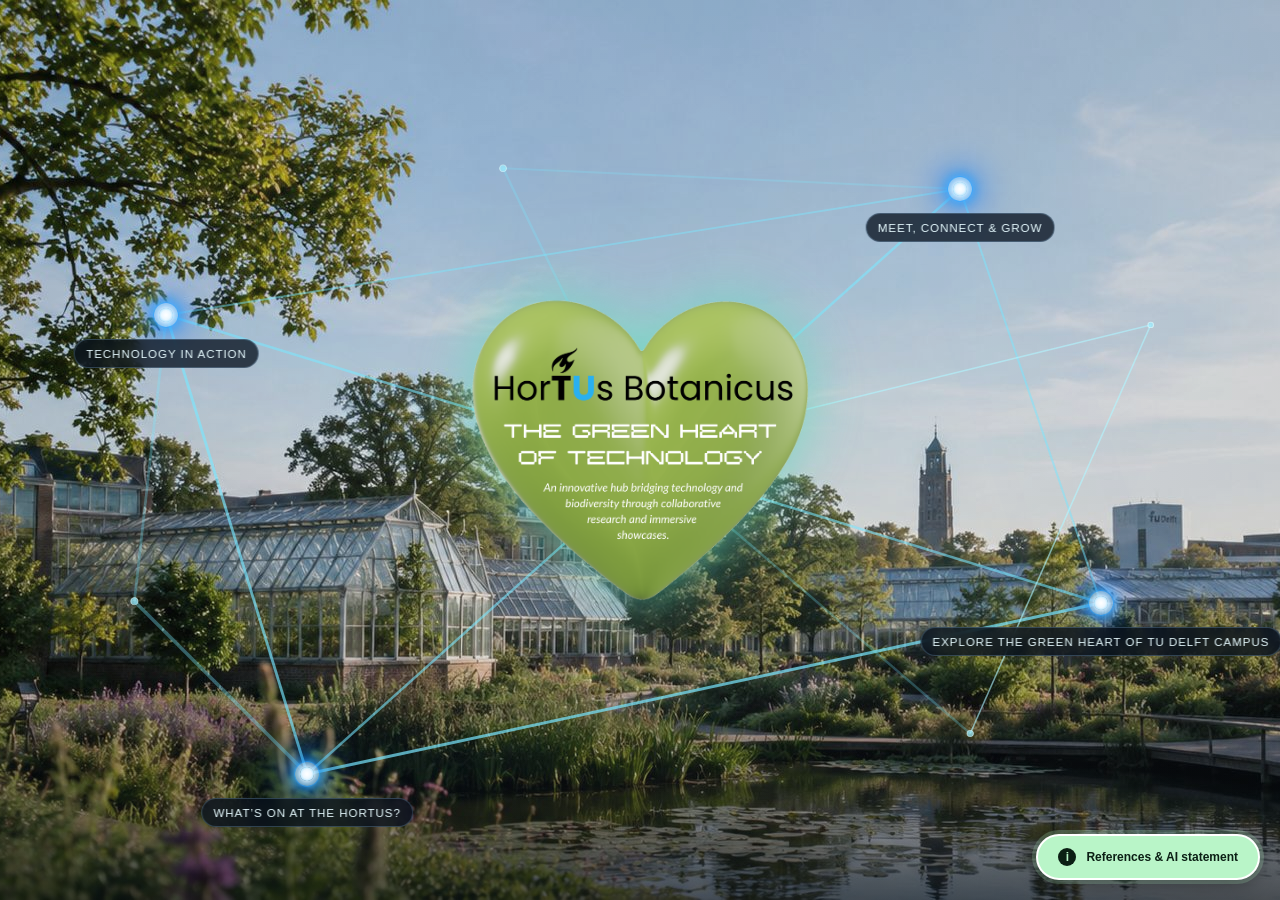
<file: index.html>
<!DOCTYPE html>
<html lang="en">
  <head>
    <meta charset="UTF-8" />
    <meta name="viewport" content="width=device-width, initial-scale=1.0" />
    <meta name="description" content="A fictional 2050 future vision of the TU Delft Hortus Botanicus as The Green Heart of Technology." />
    <title>The Green Heart of Technology</title>
    <link rel="stylesheet" href="style.css" />
    <style>
      /* ---------- References & AI statement ---------- */
      .info-button {
        position: fixed;
        right: 20px;
        bottom: 20px;
        z-index: 1000;
        display: inline-flex;
        align-items: center;
        gap: 10px;
        padding: 12px 20px;
        font-family: inherit;
        font-size: 12px;
        font-weight: 600;
        line-height: 1;
        color: #0b1f14;
        background: #b9f5c8;
        border: 2px solid #ffffff;
        border-radius: 999px;
        box-shadow: 0 4px 18px rgba(0, 0, 0, 0.35), 0 0 0 4px rgba(185, 245, 200, 0.25);
        cursor: pointer;
        transition: transform 0.15s ease, box-shadow 0.15s ease, background 0.15s ease;
      }
      .info-button:hover,
      .info-button:focus-visible {
        background: #d6ffe0;
        transform: translateY(-2px);
        box-shadow: 0 6px 22px rgba(0, 0, 0, 0.45), 0 0 0 5px rgba(185, 245, 200, 0.4);
        outline: none;
      }
      .info-button .info-icon {
        display: inline-flex;
        align-items: center;
        justify-content: center;
        width: 18px;
        height: 18px;
        font-size: 12px;
        font-weight: 700;
        color: #b9f5c8;
        background: #0b1f14;
        border-radius: 50%;
      }

      .info-overlay {
        position: fixed;
        inset: 0;
        z-index: 1100;
        display: none;
        align-items: center;
        justify-content: center;
        padding: 20px;
        background: rgba(5, 12, 9, 0.72);
        backdrop-filter: blur(4px);
      }
      .info-overlay.is-open {
        display: flex;
      }
      .info-modal {
        position: relative;
        width: 100%;
        max-width: 560px;
        max-height: 85vh;
        overflow-y: auto;
        padding: 32px 28px 28px;
        color: #eaf6ee;
        background: #0f261a;
        border: 1px solid rgba(185, 245, 200, 0.45);
        border-radius: 16px;
        box-shadow: 0 20px 60px rgba(0, 0, 0, 0.6);
      }
      .info-modal h2 {
        margin: 0 0 18px;
        font-size: 22px;
        color: #b9f5c8;
      }
      .info-modal h3 {
        margin: 22px 0 8px;
        font-size: 16px;
        letter-spacing: 0.04em;
        text-transform: uppercase;
        color: #b9f5c8;
      }
      .info-modal p,
      .info-modal li {
        margin: 0 0 10px;
        font-size: 15px;
        line-height: 1.6;
      }
      .info-modal ul {
        margin: 0;
        padding-left: 20px;
      }
      .info-modal a {
        color: #ffffff;
        text-decoration: underline;
        word-break: break-all;
      }
      .info-modal a:hover {
        color: #b9f5c8;
      }
      .info-close {
        position: absolute;
        top: 12px;
        right: 12px;
        width: 36px;
        height: 36px;
        font-size: 22px;
        line-height: 1;
        color: #eaf6ee;
        background: transparent;
        border: 1px solid rgba(185, 245, 200, 0.45);
        border-radius: 50%;
        cursor: pointer;
      }
      .info-close:hover,
      .info-close:focus-visible {
        background: rgba(185, 245, 200, 0.2);
        outline: none;
      }

      @media (max-width: 480px) {
        .info-button {
          right: 12px;
          bottom: 12px;
          padding: 11px 16px;
          font-size: 14px;
        }
        .info-modal {
          padding: 28px 20px 22px;
        }
      }
    </style>
  </head>
  <body>
    <div class="stage">
      <div class="background-layer" aria-hidden="true"><div class="background-fallback"></div><img id="backgroundImage" alt="" /></div>
      <div id="world" class="world" aria-live="polite">
        <svg id="buttonConnections" class="button-connections" viewBox="0 0 100 100" preserveAspectRatio="none" aria-hidden="true"></svg>
        <div class="center-node" aria-label="The Green Heart of Technology"><div class="center-fallback" aria-hidden="true"></div><img id="centerImage" alt="The Green Heart of Technology" /></div>
        <div id="thumbnailLayer" class="thumbnail-layer" aria-live="polite"></div>
        <div id="starsLayer" class="stars-layer" aria-label="The Green Heart of Technology star map"></div>
      </div>
      <footer class="site-footer" aria-label="City skyline footer"><div class="footer-image" aria-hidden="true"></div></footer>
    </div>

    <!-- References & AI statement -->
    <button type="button" id="infoButton" class="info-button" aria-haspopup="dialog" aria-controls="infoOverlay">
      <span class="info-icon" aria-hidden="true">i</span>
      References &amp; AI statement
    </button>

    <div id="infoOverlay" class="info-overlay" aria-hidden="true">
      <div class="info-modal" role="dialog" aria-modal="true" aria-labelledby="infoTitle">
        <button type="button" id="infoClose" class="info-close" aria-label="Close">&times;</button>
        <h2 id="infoTitle">References &amp; AI statement</h2>

        <h3>References</h3>
        <ul>
          <li>
            <p>Hortus botanicus. (n.d.). TU Delft. <a href="https://www.tudelft.nl/hortus-botanicus" target="_blank" rel="noopener noreferrer">https://www.tudelft.nl/hortus-botanicus</a></p>
          </li>
        </ul>

        <h3>AI statement</h3>
        <p>
          We used generative AI from ChatGPT (OpenAI) and Claude (Anthropic) to make visuals (to give a futuristic impression), to write code and to improve text that we first wrote ourselves.<br>
          Prompts included "Can you make a realistic image of ...", "Can you write an HTML, CSS, and JS code to make the following functionality:...", "Can you improve the following text on grammar and structuring:..."
        </p>
      </div>
    </div>

    <script src="images.js"></script><script src="script.js"></script>
    <script>
      (function () {
        var button = document.getElementById("infoButton");
        var overlay = document.getElementById("infoOverlay");
        var closeBtn = document.getElementById("infoClose");

        function openInfo() {
          overlay.classList.add("is-open");
          overlay.setAttribute("aria-hidden", "false");
          closeBtn.focus();
        }
        function closeInfo() {
          overlay.classList.remove("is-open");
          overlay.setAttribute("aria-hidden", "true");
          button.focus();
        }

        button.addEventListener("click", openInfo);
        closeBtn.addEventListener("click", closeInfo);
        overlay.addEventListener("click", function (e) {
          if (e.target === overlay) closeInfo();
        });
        document.addEventListener("keydown", function (e) {
          if (e.key === "Escape" && overlay.classList.contains("is-open")) closeInfo();
        });
      })();
    </script>
  </body>
</html>
</file>
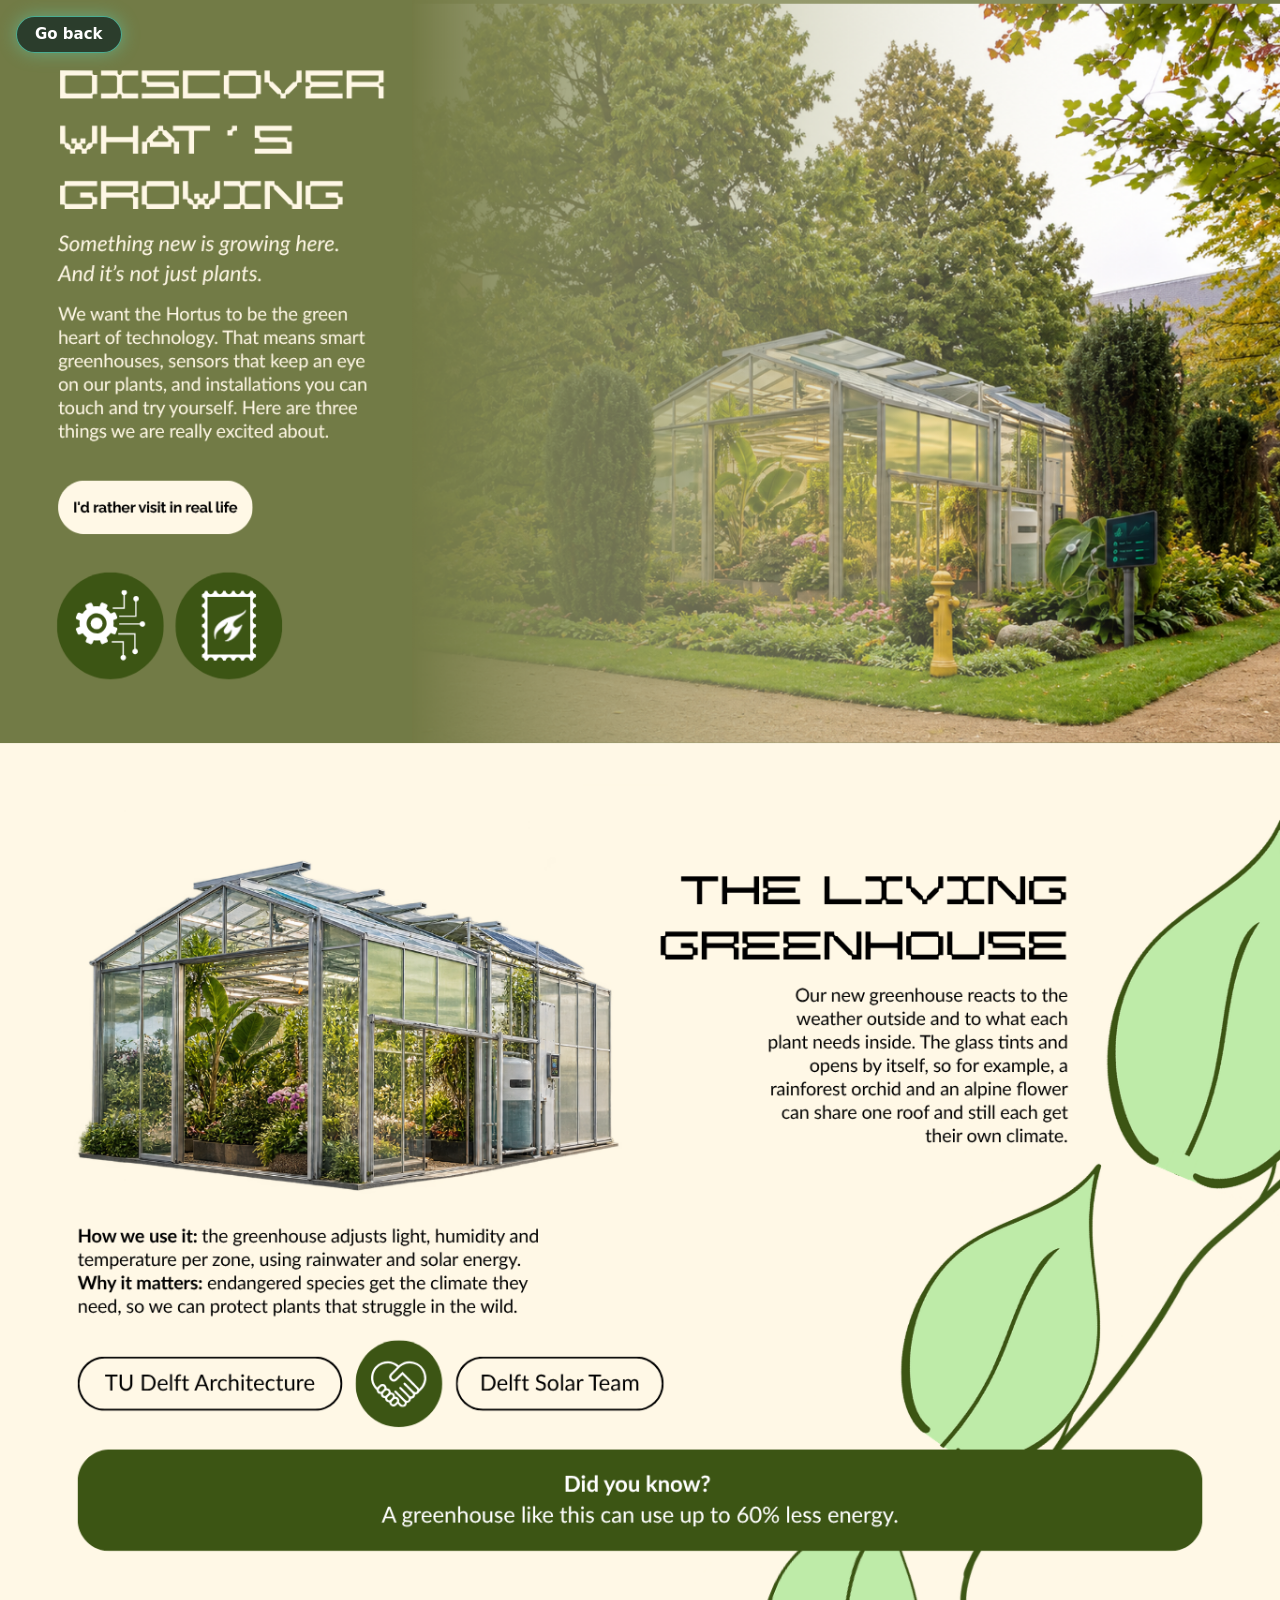
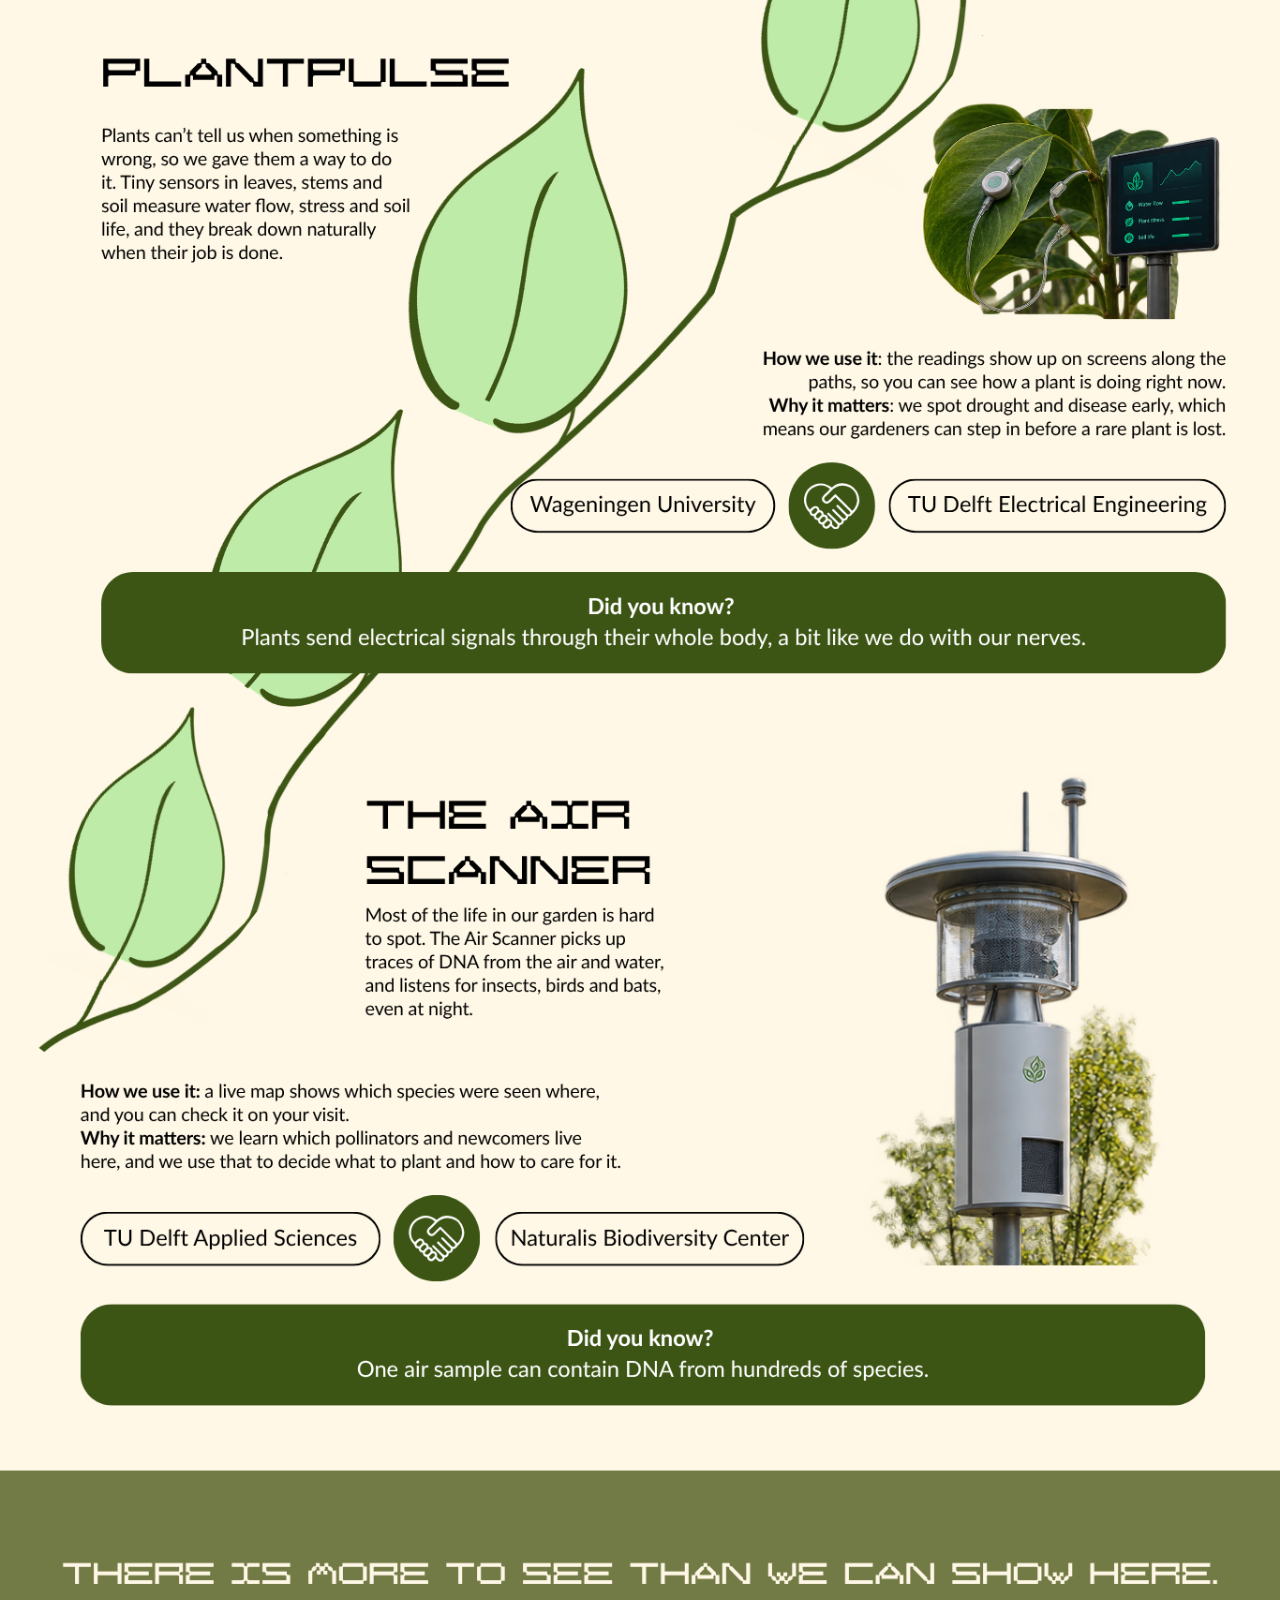
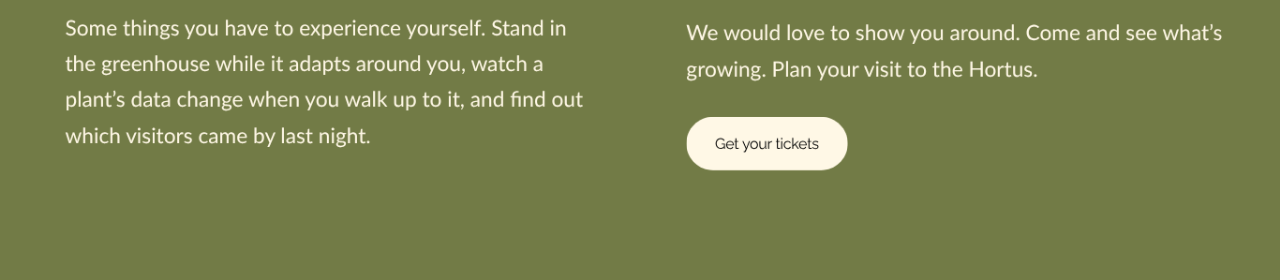
<file: discover.html>
<!DOCTYPE html>
<html lang="en">
<head>
  <meta charset="UTF-8">
  <meta name="viewport" content="width=device-width, initial-scale=1.0">
  <title>Discover what's growing</title>
  <style>
    html, body {
      margin: 0;
      padding: 0;
    }

    img {
      display: block;   /* removes the small gap under inline images */
      width: 100%;      /* fills the page from left to right */
      height: auto;     /* keeps the aspect ratio, so page height = image height */
    }
  </style>
</head>

<body>
  <img src="./discover.png" alt="Discover what's growing Page Won't Load">

  <script>
    (function addBackButton() {
      const button = document.createElement('button');
      button.type = 'button';
      button.id = 'goBackButton';
      button.textContent = 'Go back';

      Object.assign(button.style, {
        position: 'fixed',
        top: '16px',
        left: '16px',
        zIndex: '9999',
        padding: '10px 18px',
        font: '600 15px/1 system-ui, sans-serif',
        color: '#fff',
        background: 'rgba(20, 40, 36, .75)',
        border: '1px solid rgba(90, 220, 188, .7)',
        borderRadius: '999px',
        cursor: 'pointer',
        backdropFilter: 'blur(6px)',
        boxShadow: '0 0 18px rgba(90, 220, 188, .45)'
      });

      button.addEventListener('mouseenter', () => { button.style.background = 'rgba(40, 90, 78, .85)'; });
      button.addEventListener('mouseleave', () => { button.style.background = 'rgba(20, 40, 36, .75)'; });

      button.addEventListener('click', () => {
        // If the visitor came from a page on this site, go back to it.
        // Otherwise (direct link, new tab) fall back to the start page.
        if (document.referrer && new URL(document.referrer).origin === location.origin) {
          history.back();
        } else {
          window.location.href = 'index.html'; // change to the file name of your main page
        }
      });

      document.body.append(button);
    })();
  </script>
</body>
</html>
</file>
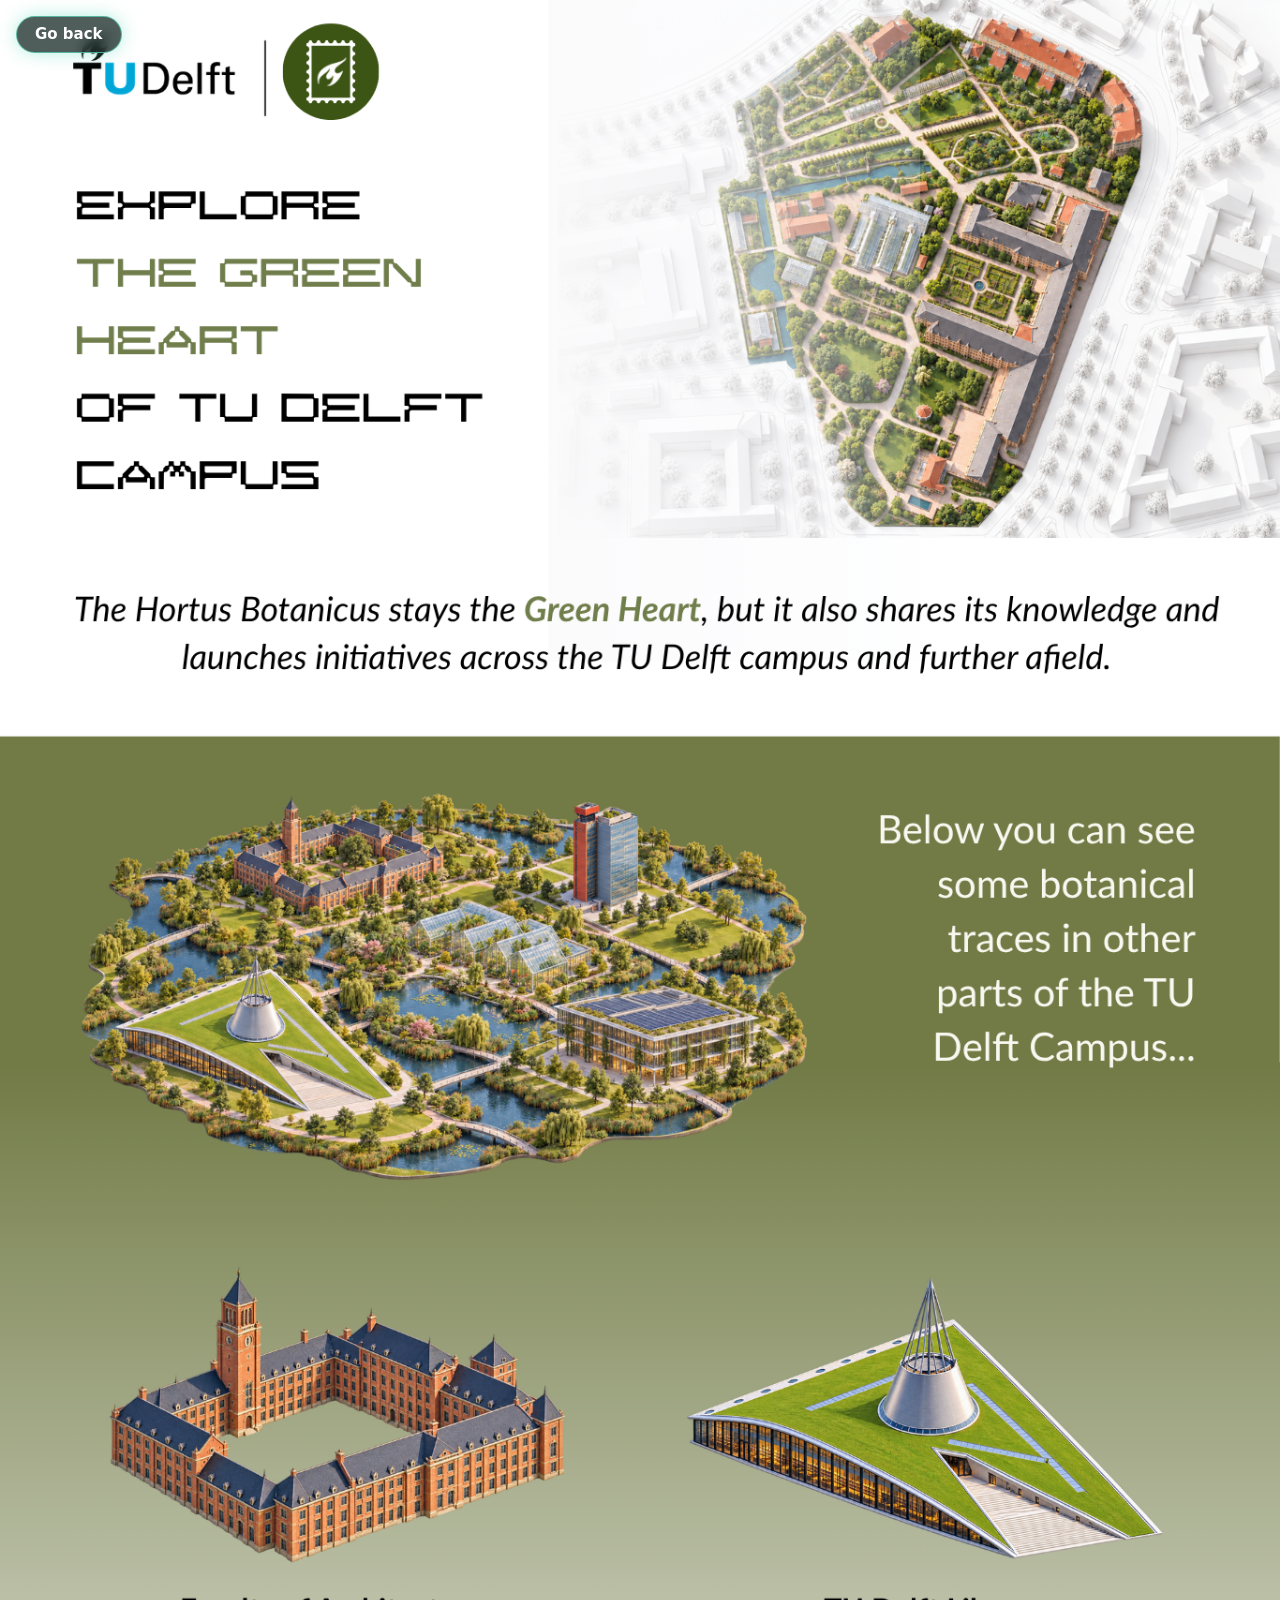
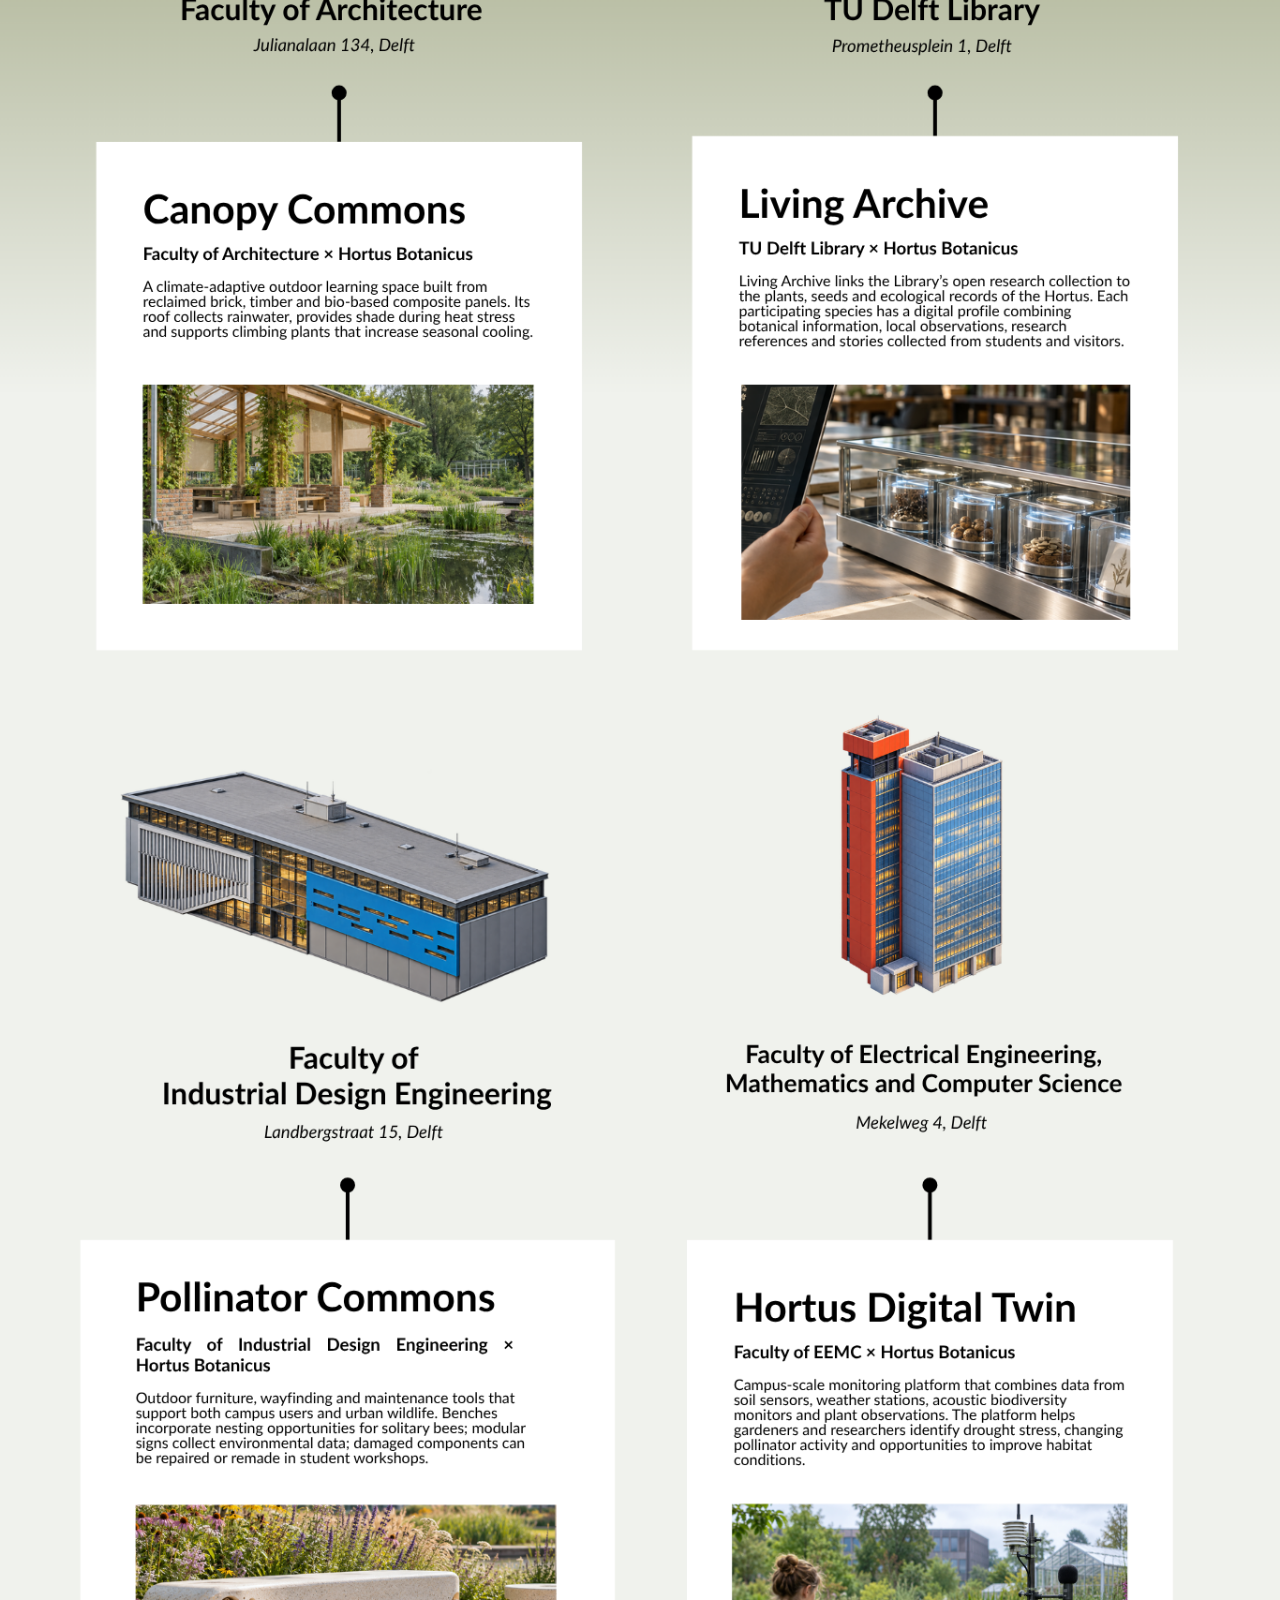
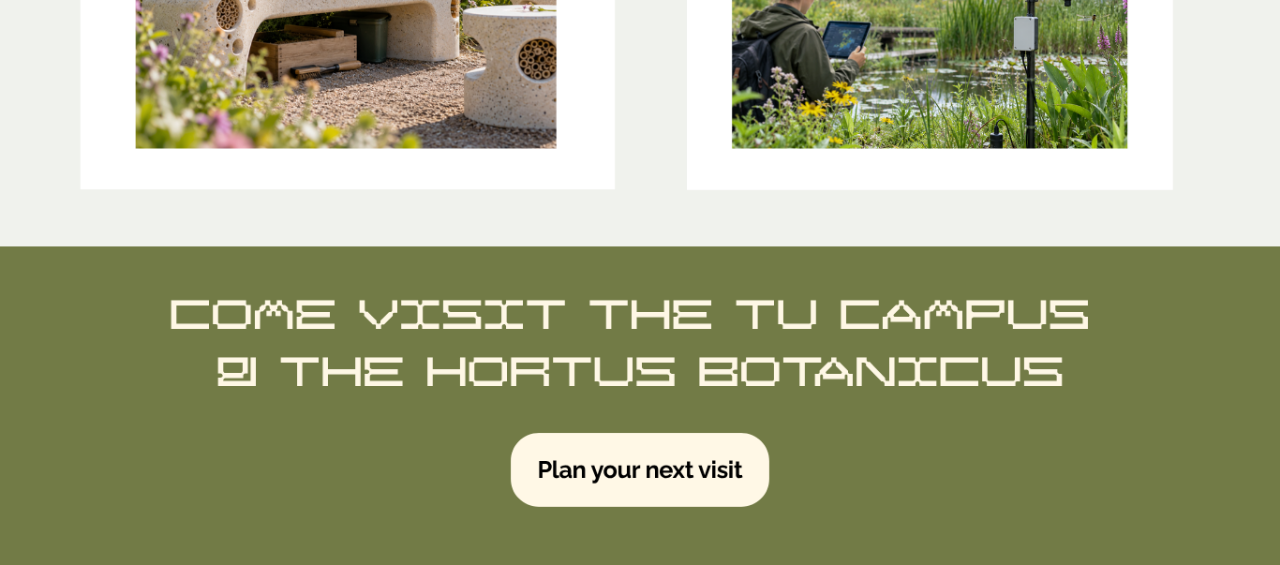
<file: explore.html>
<!DOCTYPE html>
<html lang="en">
<head>
  <meta charset="UTF-8">
  <meta name="viewport" content="width=device-width, initial-scale=1.0">
  <title>Explore the green heart of TU Delft Campus</title>
  <style>
    html, body {
      margin: 0;
      padding: 0;
    }

    img {
      display: block;   /* removes the small gap under inline images */
      width: 100%;      /* fills the page from left to right */
      height: auto;     /* keeps the aspect ratio, so page height = image height */
    }
  </style>
</head>

<body>
  <img src="./explore.png" alt="Explore the green heart of TU Delft Campus Page Won't Load">

  <script>
    (function addBackButton() {
      const button = document.createElement('button');
      button.type = 'button';
      button.id = 'goBackButton';
      button.textContent = 'Go back';

      Object.assign(button.style, {
        position: 'fixed',
        top: '16px',
        left: '16px',
        zIndex: '9999',
        padding: '10px 18px',
        font: '600 15px/1 system-ui, sans-serif',
        color: '#fff',
        background: 'rgba(20, 40, 36, .75)',
        border: '1px solid rgba(90, 220, 188, .7)',
        borderRadius: '999px',
        cursor: 'pointer',
        backdropFilter: 'blur(6px)',
        boxShadow: '0 0 18px rgba(90, 220, 188, .45)'
      });

      button.addEventListener('mouseenter', () => { button.style.background = 'rgba(40, 90, 78, .85)'; });
      button.addEventListener('mouseleave', () => { button.style.background = 'rgba(20, 40, 36, .75)'; });

      button.addEventListener('click', () => {
        // If the visitor came from a page on this site, go back to it.
        // Otherwise (direct link, new tab) fall back to the start page.
        if (document.referrer && new URL(document.referrer).origin === location.origin) {
          history.back();
        } else {
          window.location.href = 'index.html'; // change to the file name of your main page
        }
      });

      document.body.append(button);
    })();
  </script>
</body>
</html>
</file>
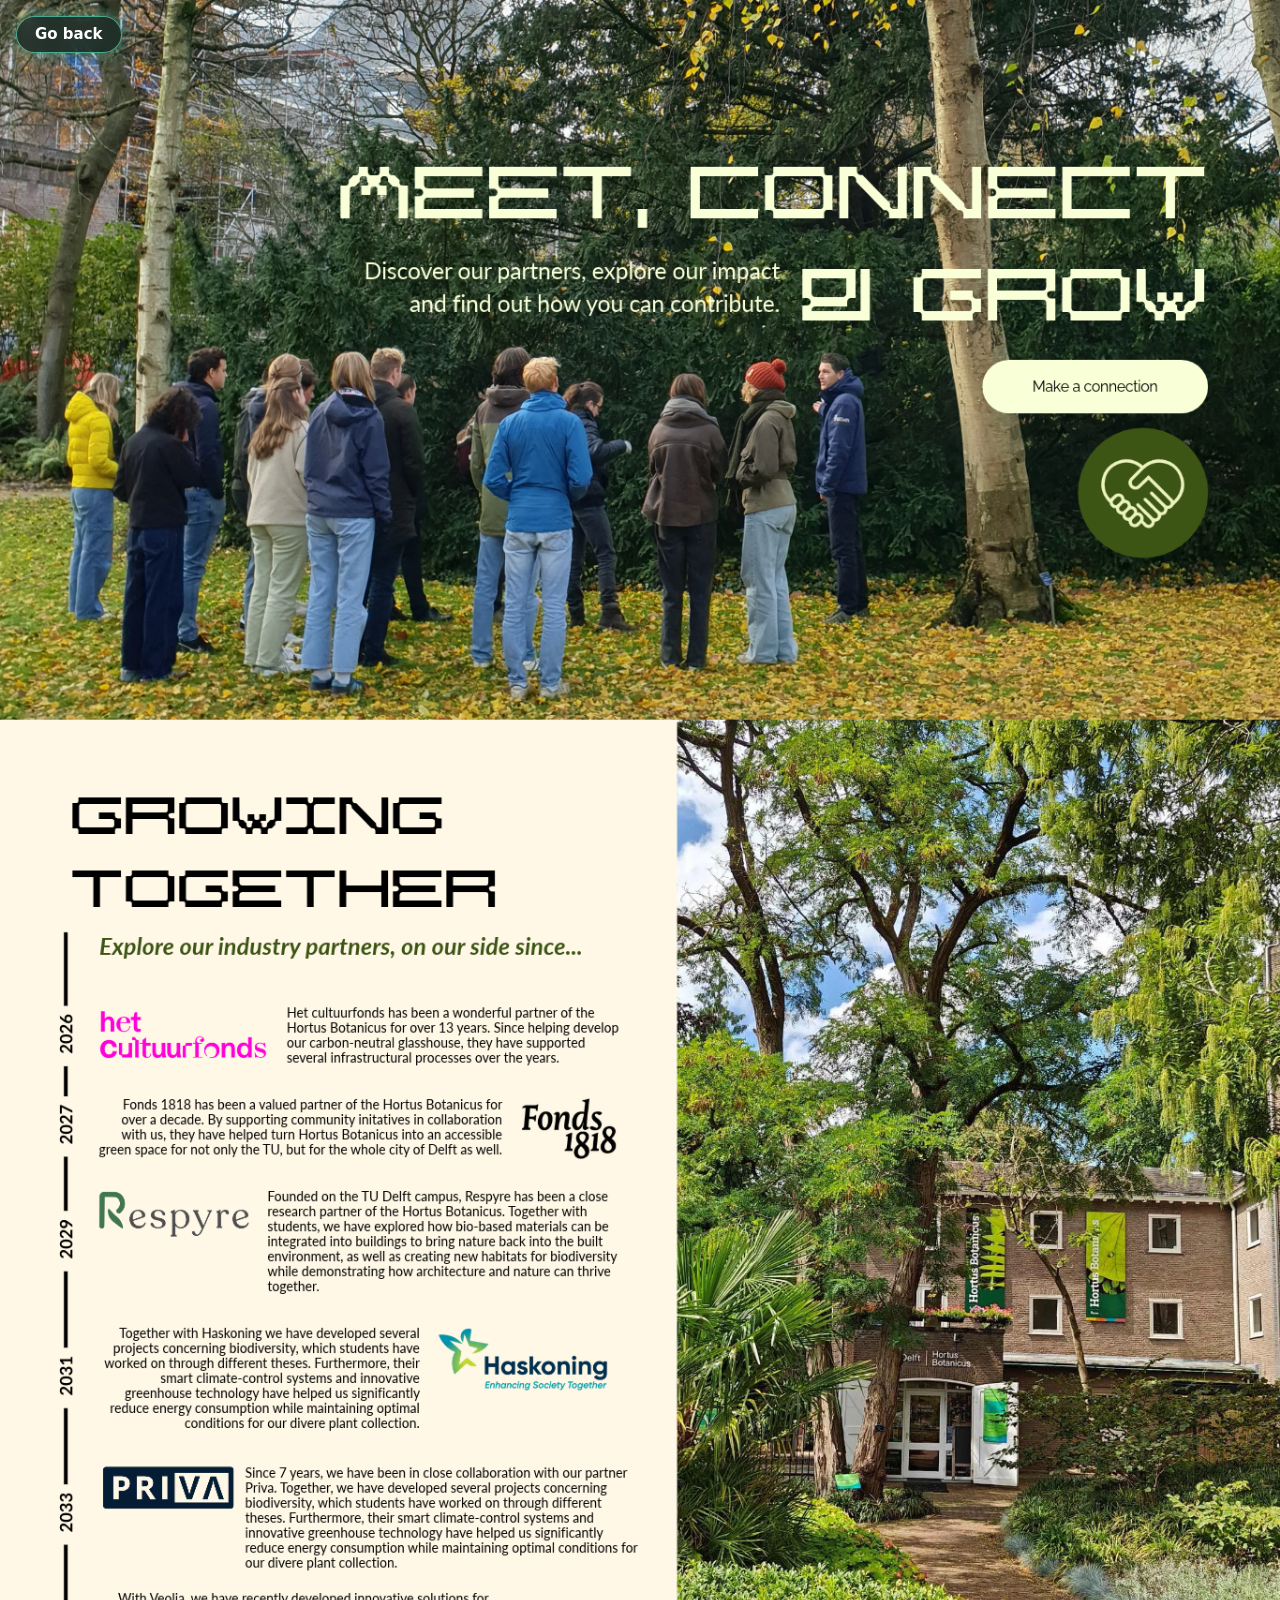
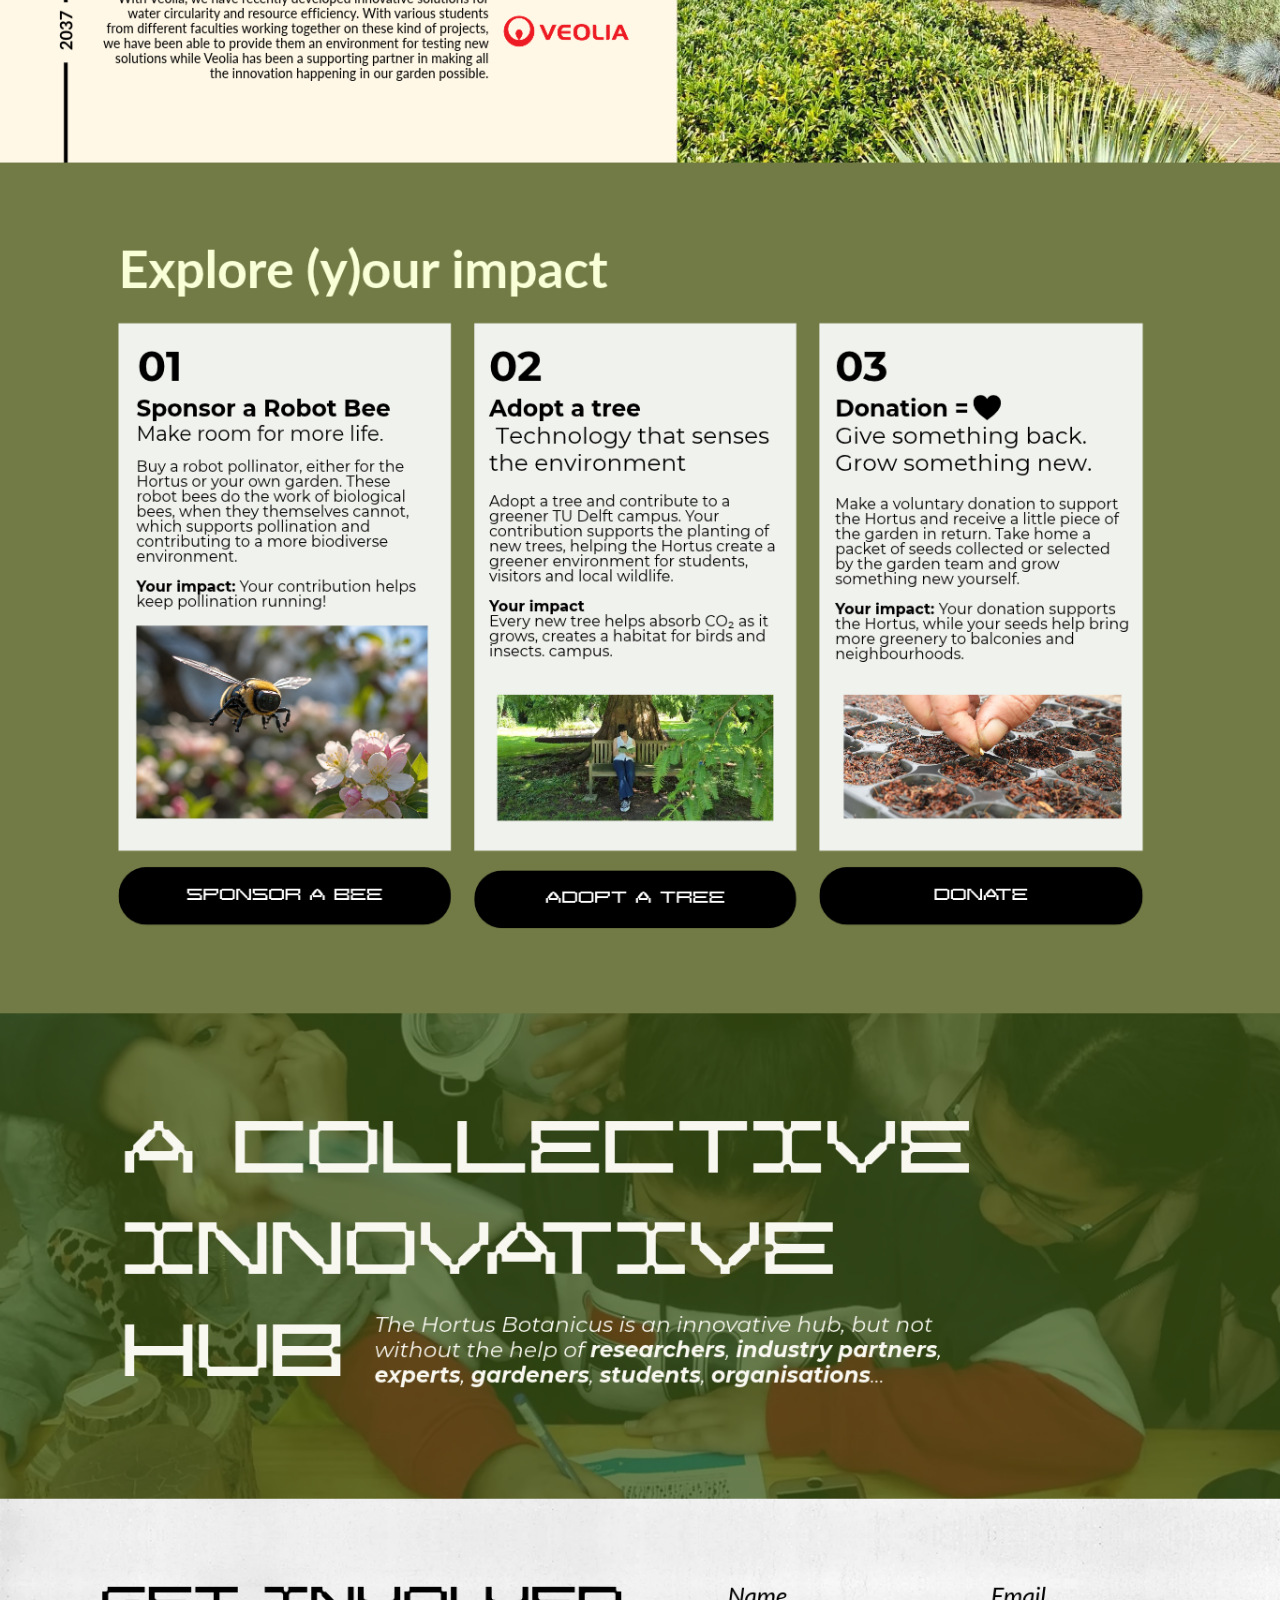
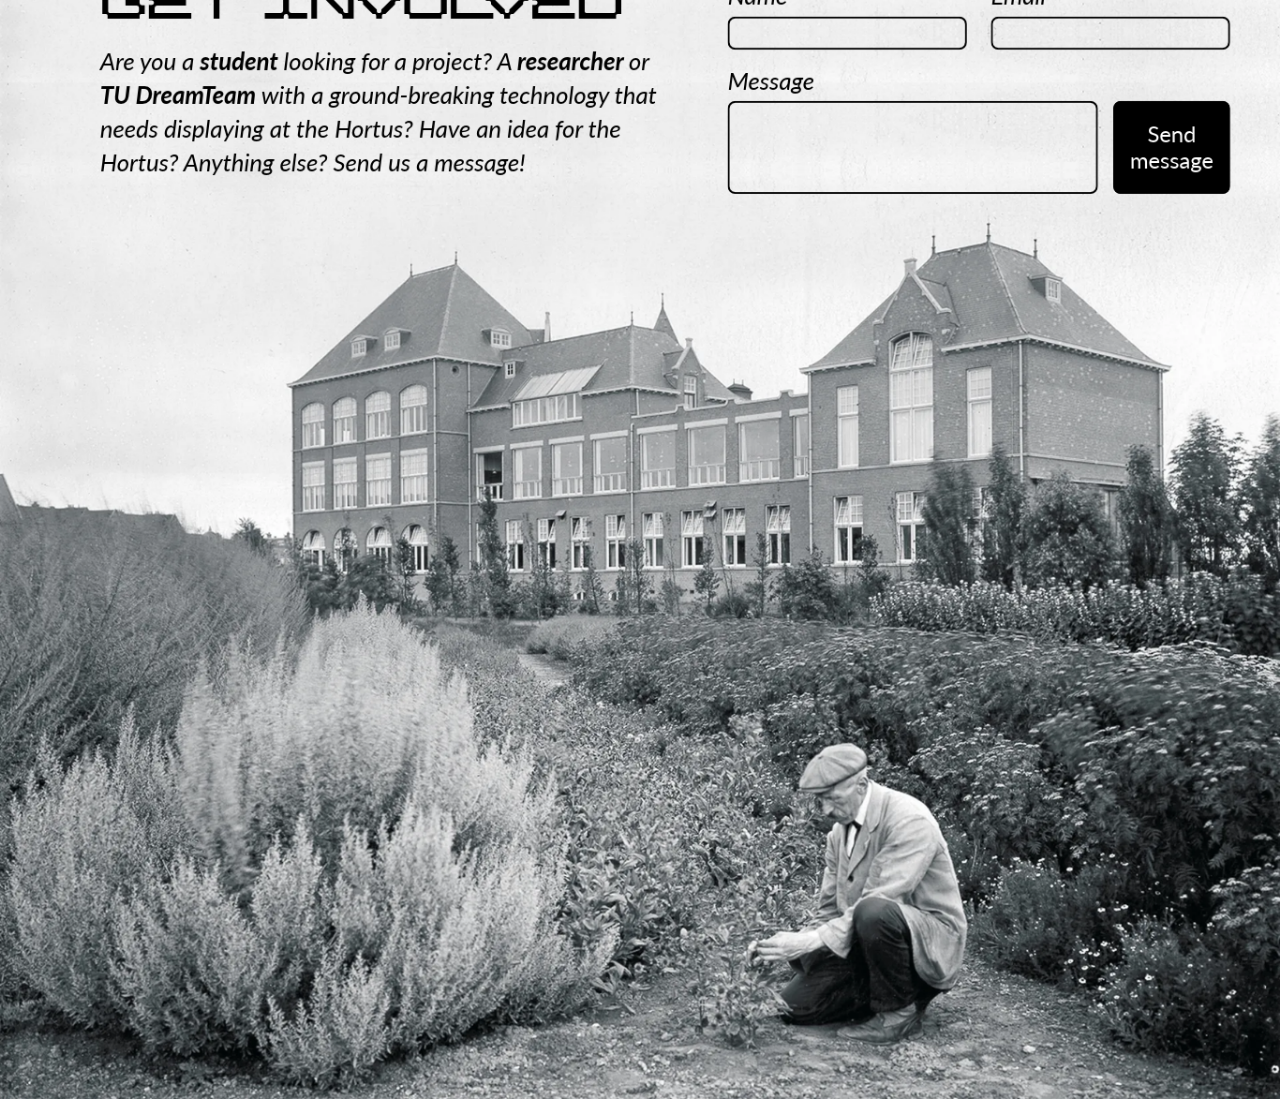
<file: meet-connect-grow.html>
<!DOCTYPE html>
<html lang="en">
<head>
  <meta charset="UTF-8">
  <meta name="viewport" content="width=device-width, initial-scale=1.0">
  <title>Meet, connect and grow</title>
  <style>
    html, body {
      margin: 0;
      padding: 0;
    }

    img {
      display: block;   /* removes the small gap under inline images */
      width: 100%;      /* fills the page from left to right */
      height: auto;     /* keeps the aspect ratio, so page height = image height */
    }
  </style>
</head>

<body>
  <img src="./meet-connect-grow.png" alt="Meet, connect and grow Page Won't Load">

  <script>
    (function addBackButton() {
      const button = document.createElement('button');
      button.type = 'button';
      button.id = 'goBackButton';
      button.textContent = 'Go back';

      Object.assign(button.style, {
        position: 'fixed',
        top: '16px',
        left: '16px',
        zIndex: '9999',
        padding: '10px 18px',
        font: '600 15px/1 system-ui, sans-serif',
        color: '#fff',
        background: 'rgba(20, 40, 36, .75)',
        border: '1px solid rgba(90, 220, 188, .7)',
        borderRadius: '999px',
        cursor: 'pointer',
        backdropFilter: 'blur(6px)',
        boxShadow: '0 0 18px rgba(90, 220, 188, .45)'
      });

      button.addEventListener('mouseenter', () => { button.style.background = 'rgba(40, 90, 78, .85)'; });
      button.addEventListener('mouseleave', () => { button.style.background = 'rgba(20, 40, 36, .75)'; });

      button.addEventListener('click', () => {
        // If the visitor came from a page on this site, go back to it.
        // Otherwise (direct link, new tab) fall back to the start page.
        if (document.referrer && new URL(document.referrer).origin === location.origin) {
          history.back();
        } else {
          window.location.href = 'index.html'; // change to the file name of your main page
        }
      });

      document.body.append(button);
    })();
  </script>
</body>
</html>
</file>
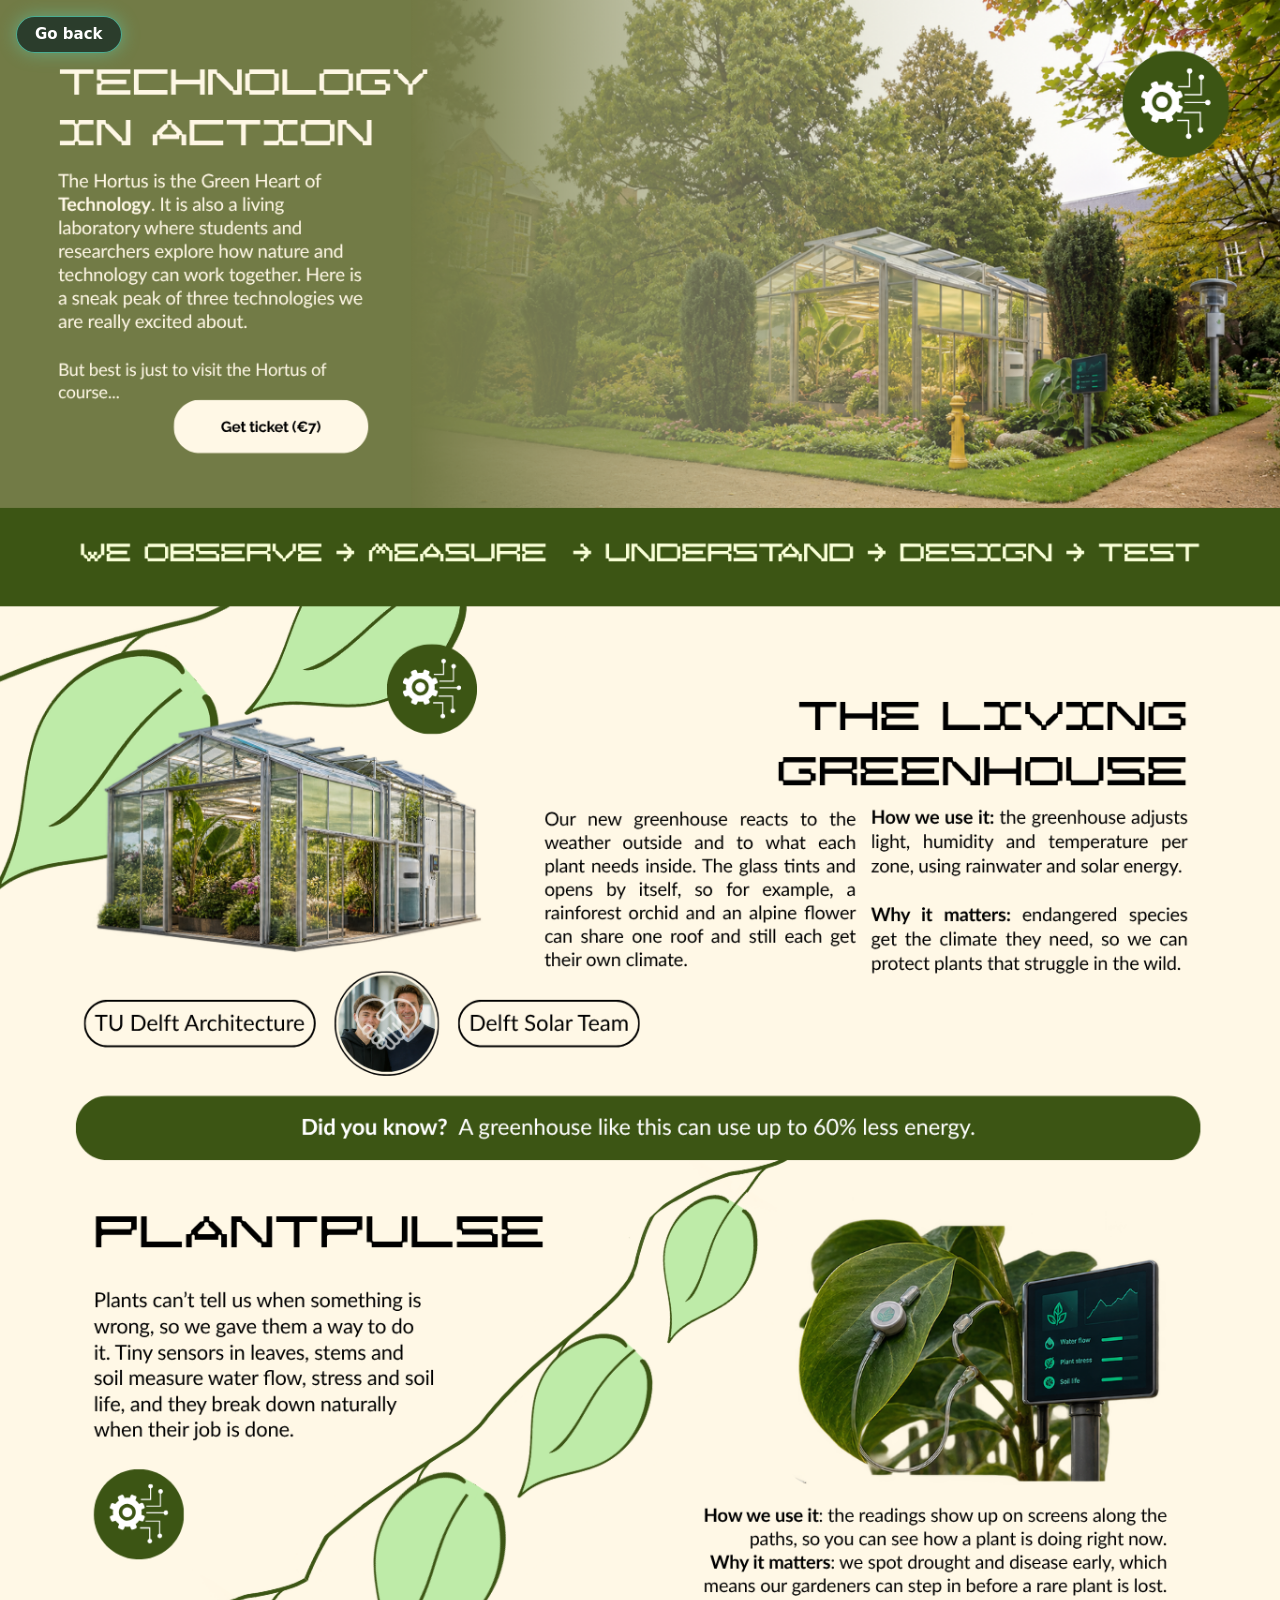
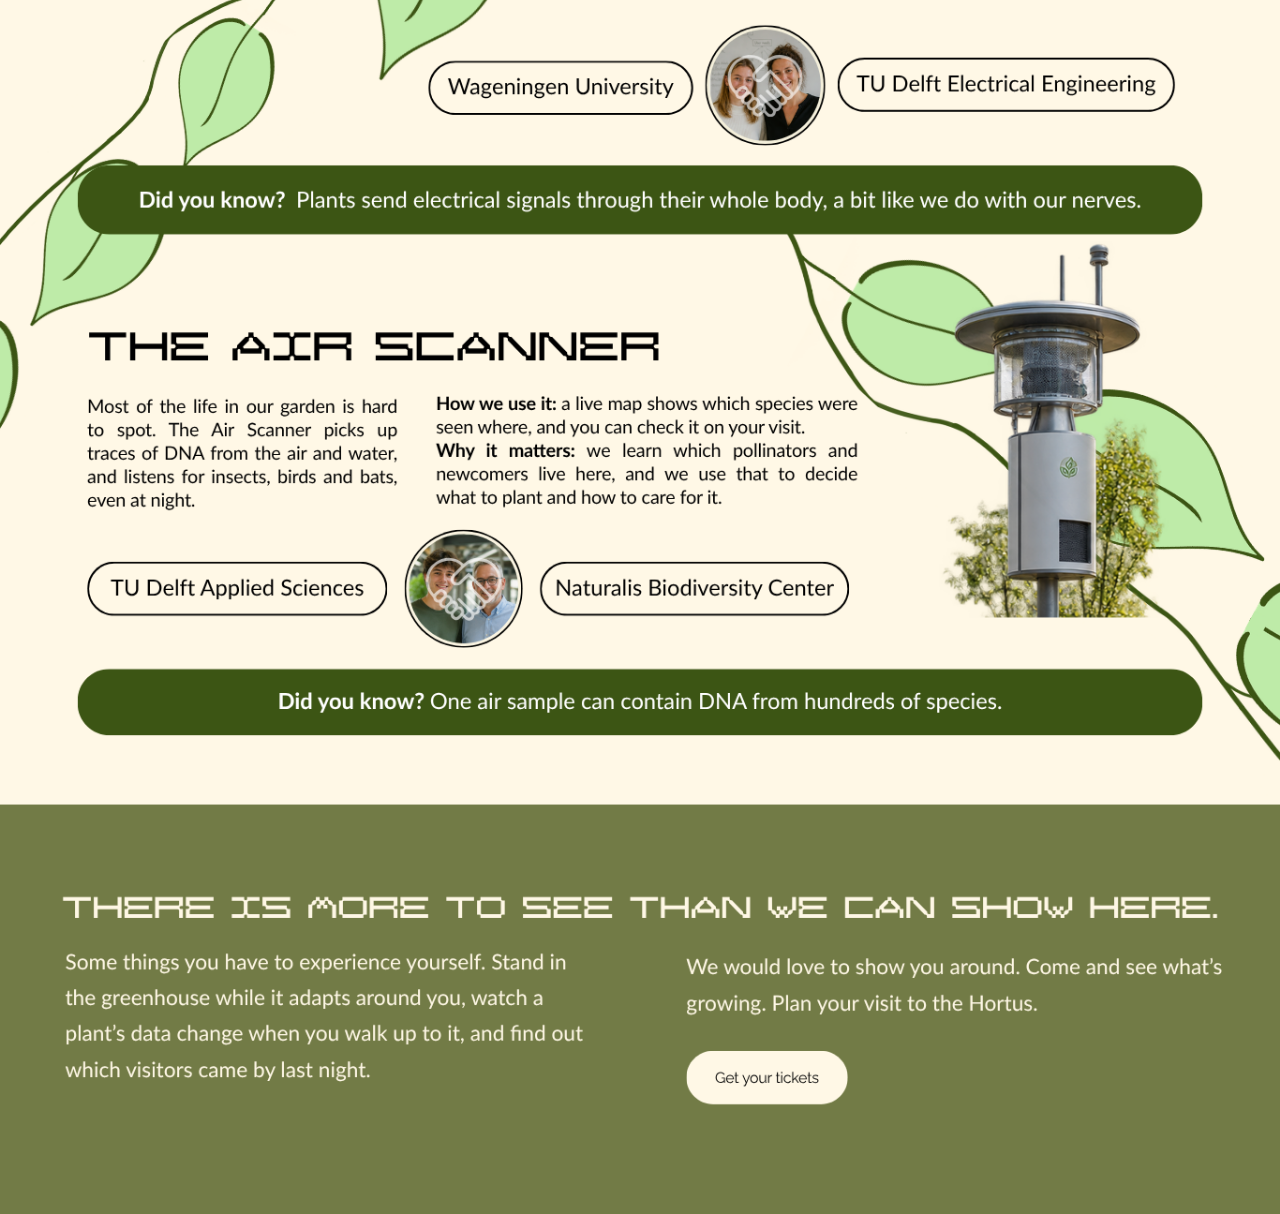
<file: technology.html>
<!DOCTYPE html>
<html lang="en">
<head>
  <meta charset="UTF-8">
  <meta name="viewport" content="width=device-width, initial-scale=1.0">
  <title>Technology in Action</title>
  <style>
    html, body {
      margin: 0;
      padding: 0;
    }

    img {
      display: block;   /* removes the small gap under inline images */
      width: 100%;      /* fills the page from left to right */
      height: auto;     /* keeps the aspect ratio, so page height = image height */
    }
  </style>
</head>

<body>
  <img src="./technology-in-action.png" alt="Technology in Action Page Won't Load">

  <script>
    (function addBackButton() {
      const button = document.createElement('button');
      button.type = 'button';
      button.id = 'goBackButton';
      button.textContent = 'Go back';

      Object.assign(button.style, {
        position: 'fixed',
        top: '16px',
        left: '16px',
        zIndex: '9999',
        padding: '10px 18px',
        font: '600 15px/1 system-ui, sans-serif',
        color: '#fff',
        background: 'rgba(20, 40, 36, .75)',
        border: '1px solid rgba(90, 220, 188, .7)',
        borderRadius: '999px',
        cursor: 'pointer',
        backdropFilter: 'blur(6px)',
        boxShadow: '0 0 18px rgba(90, 220, 188, .45)'
      });

      button.addEventListener('mouseenter', () => { button.style.background = 'rgba(40, 90, 78, .85)'; });
      button.addEventListener('mouseleave', () => { button.style.background = 'rgba(20, 40, 36, .75)'; });

      button.addEventListener('click', () => {
        // If the visitor came from a page on this site, go back to it.
        // Otherwise (direct link, new tab) fall back to the start page.
        if (document.referrer && new URL(document.referrer).origin === location.origin) {
          history.back();
        } else {
          window.location.href = 'index.html'; // change to the file name of your main page
        }
      });

      document.body.append(button);
    })();
  </script>
</body>
</html>
</file>
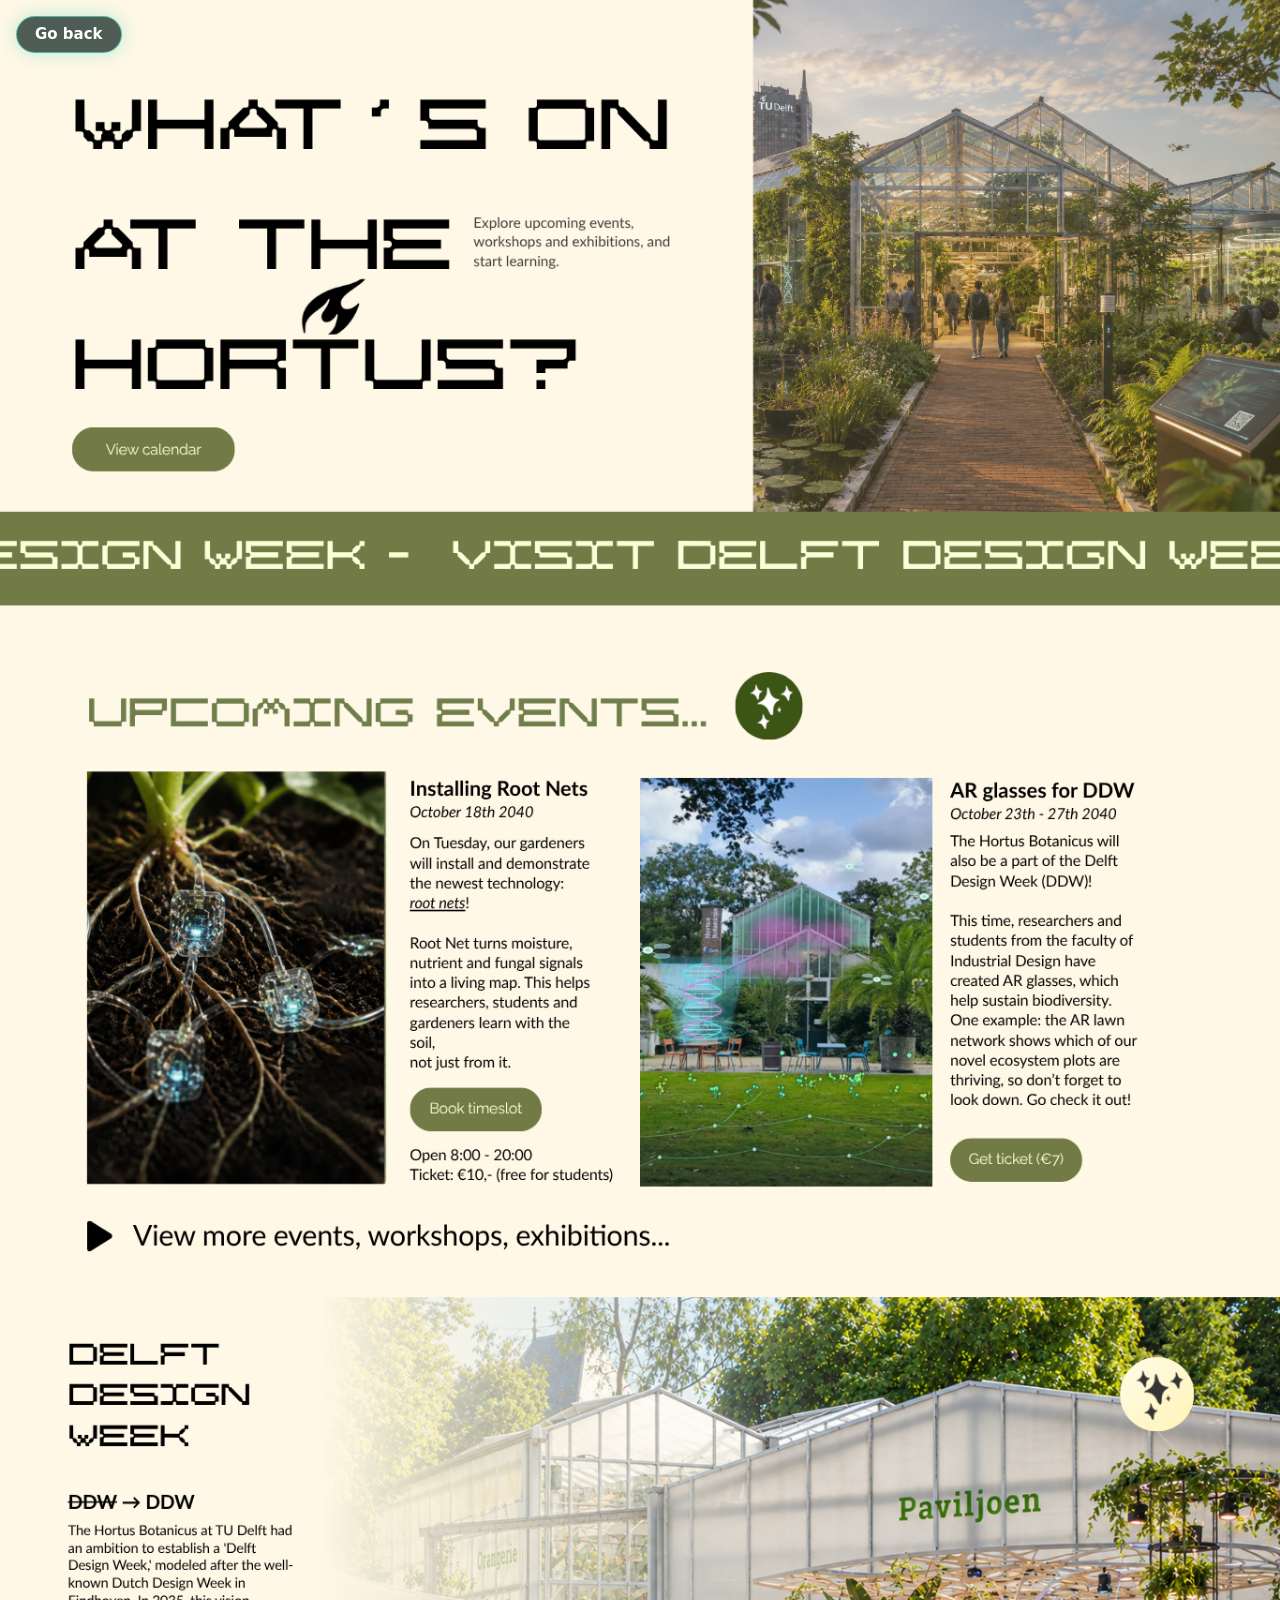
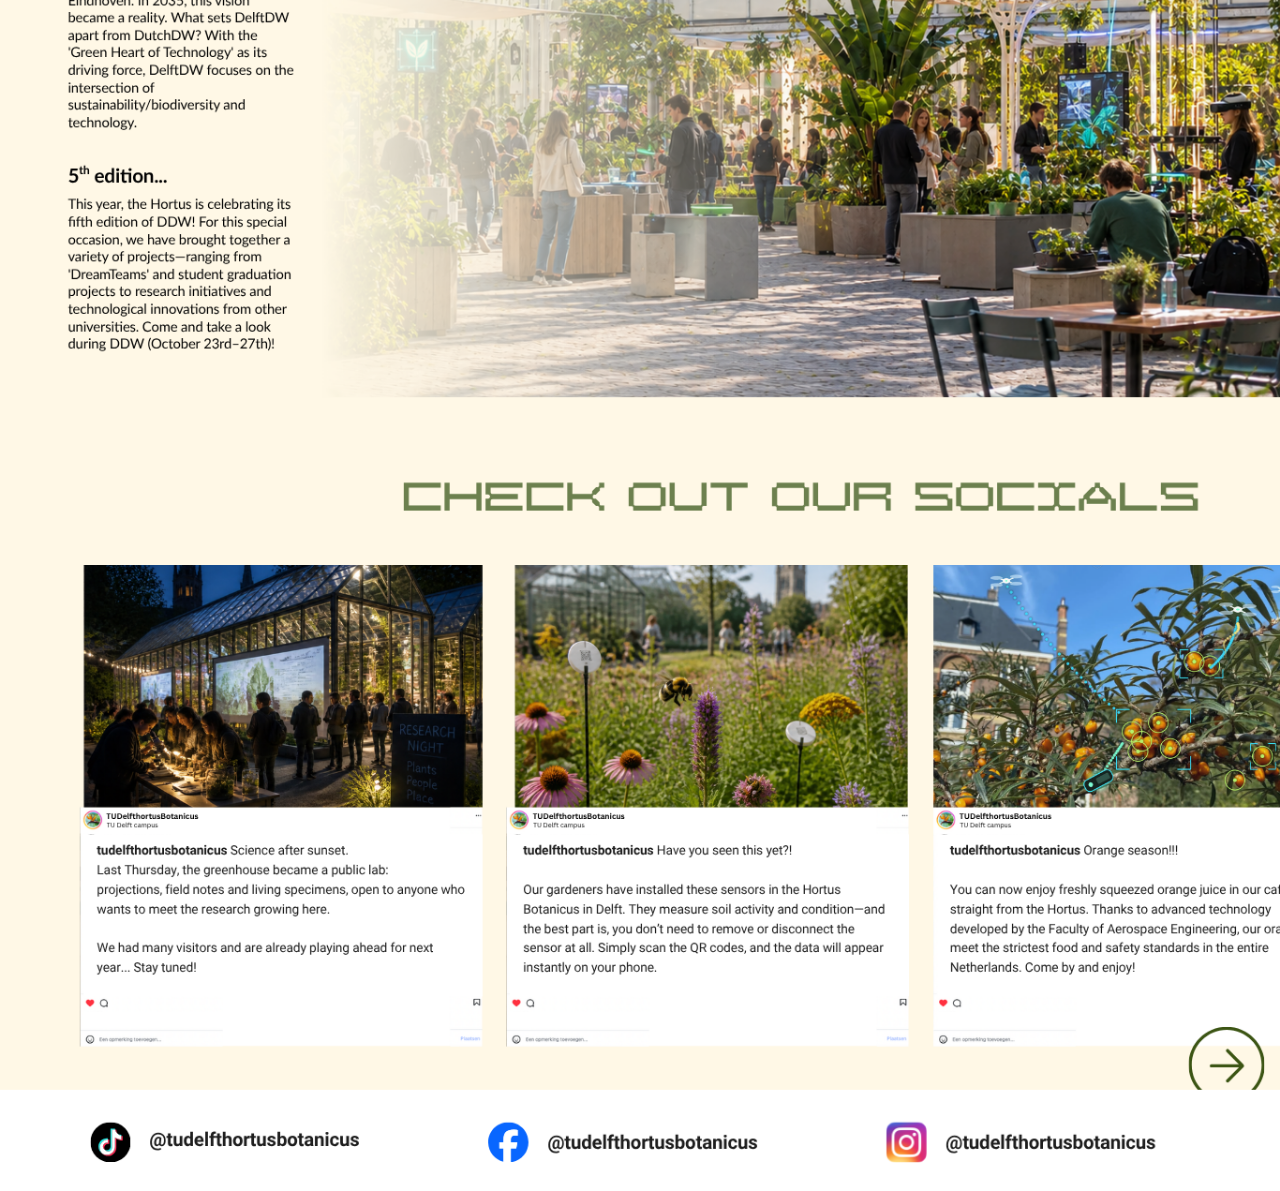
<file: whats-on.html>
<!DOCTYPE html>
<html lang="en">
<head>
  <meta charset="UTF-8">
  <meta name="viewport" content="width=device-width, initial-scale=1.0">
  <title>What's on at the Hortus?</title>
  <style>
    html, body {
      margin: 0;
      padding: 0;
    }

    img {
      display: block;   /* removes the small gap under inline images */
      width: 100%;      /* fills the page from left to right */
      height: auto;     /* keeps the aspect ratio, so page height = image height */
    }
  </style>
</head>

<body>
  <img src="./whats-on.png" alt="What's on at the Hortus Page Won't Load">

  <script>
    (function addBackButton() {
      const button = document.createElement('button');
      button.type = 'button';
      button.id = 'goBackButton';
      button.textContent = 'Go back';

      Object.assign(button.style, {
        position: 'fixed',
        top: '16px',
        left: '16px',
        zIndex: '9999',
        padding: '10px 18px',
        font: '600 15px/1 system-ui, sans-serif',
        color: '#fff',
        background: 'rgba(20, 40, 36, .75)',
        border: '1px solid rgba(90, 220, 188, .7)',
        borderRadius: '999px',
        cursor: 'pointer',
        backdropFilter: 'blur(6px)',
        boxShadow: '0 0 18px rgba(90, 220, 188, .45)'
      });

      button.addEventListener('mouseenter', () => { button.style.background = 'rgba(40, 90, 78, .85)'; });
      button.addEventListener('mouseleave', () => { button.style.background = 'rgba(20, 40, 36, .75)'; });

      button.addEventListener('click', () => {
        // If the visitor came from a page on this site, go back to it.
        // Otherwise (direct link, new tab) fall back to the start page.
        if (document.referrer && new URL(document.referrer).origin === location.origin) {
          history.back();
        } else {
          window.location.href = 'index.html'; // change to the file name of your main page
        }
      });

      document.body.append(button);
    })();
  </script>
</body>
</html>
</file>
<file: style.css>
html, body { margin: 0; width: 100%; height: 100%; overflow: hidden; background: #040b12; color: #edf7ff; font-family: Inter, "Segoe UI", sans-serif; }
* { box-sizing: border-box; } button, img { display: block; } button { font: inherit; } body { position: relative; overscroll-behavior: none; }
.stage { position: fixed; inset: 0; overflow: hidden; background: #040b12; }
.background-layer, #networkCanvas, .world { position: absolute; inset: 0; }
.background-layer { z-index: 0; overflow: hidden; }

.background-layer img,
.background-fallback {
  position: absolute;
  inset: 0;
  width: 100%;
  height: 100%;
}

.background-layer img {
  object-fit: cover;
  filter: brightness(.9) saturate(.9);
}

.background-layer::after {
  content: "";
  position: absolute;
  inset: 0;
  background: radial-gradient(circle at 50% 45%, rgba(255,255,255,.1), rgba(255,255,255,.03) 40%, rgba(4,11,18,.08) 100%);
}

.background-fallback {
  background:
    radial-gradient(circle at 30% 20%, rgba(160, 200, 240, .5), transparent 35%),
    linear-gradient(180deg, rgba(200, 225, 245, .9), rgba(225, 240, 250, .98));
}
.button-connections {
  position: absolute;
  inset: 0;
  z-index: 0;
  width: 100%;
  height: 100%;
  overflow: visible;
  pointer-events: none;
}

.button-connection {
  fill: none;
  stroke: rgba(122, 231, 255, .78);
  stroke-width: var(--connection-width, 1.5);
  opacity: var(--connection-opacity, .78);
  vector-effect: non-scaling-stroke;
  filter: drop-shadow(0 0 4px rgba(32, 159, 255, .85));
}

.decorative-connection {
  fill: none;
  stroke: rgba(122, 231, 255, .62);
  stroke-width: var(--decorative-width, 1.5);
  opacity: var(--decorative-opacity, .55);
  vector-effect: non-scaling-stroke;
  filter: drop-shadow(0 0 3px rgba(32, 159, 255, .55));
}

.decorative-node {
  fill: rgba(157, 237, 255, .72);
  stroke: rgba(231, 254, 255, .58);
  stroke-width: .08;
  filter: drop-shadow(0 0 3px rgba(40, 170, 255, .55));
}

.decorative-connection.is-emphasized {
  stroke: rgba(176, 245, 255, .77);
  opacity: .8;
  filter: drop-shadow(0 0 5px rgba(58, 193, 255, .76)) drop-shadow(0 0 12px rgba(0, 123, 255, .48));
}

.thumbnail-layer {
  position: absolute;
  inset: 0;
  z-index: 2;
  pointer-events: none;
}

.page-thumbnail {
  position: absolute;
  left: var(--preview-x);
  top: var(--preview-y);
  width: clamp(180px, 12vw, 230px);
  aspect-ratio: 4 / 3;
  overflow: hidden;
  border: 1px solid rgba(212, 250, 255, .7);
  border-radius: 14px;
  background: rgba(6, 20, 29, .82);
  box-shadow: 0 12px 30px rgba(0, 25, 42, .4), 0 0 18px rgba(95, 215, 255, .46);
  opacity: 0;
  transform: translateY(8px) scale(.96);
  transition: opacity .22s ease-in-out, transform .22s ease-in-out;
}

.page-thumbnail.is-visible {
  opacity: 1;
  transform: translateY(0) scale(1);
}

.thumbnail-slides {
  position: absolute;
  inset: 0;
  overflow: hidden;
}

.thumbnail-slides > .thumbnail-image {
  position: absolute;
  inset: 0;
  width: 100%;
  height: 100%;
  object-fit: cover;
  opacity: 0;
  transform: translateX(100%);
  transition: opacity .5s ease-in-out, transform .5s ease-in-out;
}

.thumbnail-slides > .thumbnail-image--active {
  opacity: 1;
  transform: translateX(0);
}

.thumbnail-slides > .thumbnail-image--active.is-leaving {
  opacity: 0;
  transform: translateX(-35%);
}

.thumbnail-slides > .thumbnail-image--incoming.is-entering {
  opacity: 1;
  transform: translateX(0);
}

.thumbnail-badge {
  position: absolute;
  right: 10px;
  bottom: 10px;
  width: clamp(38px, 3vw, 52px);
  height: clamp(38px, 3vw, 52px);
  border-radius: 50%;
  box-shadow: 0 4px 12px rgba(0, 0, 0, .45), 0 0 0 2px rgba(255, 255, 255, .72);
}

.stars-layer { z-index: 3; }
#networkCanvas { z-index: 1; pointer-events: none; }.world { z-index: 2; transform-origin: center; will-change: transform; }
.atmospheric-network { position: absolute; inset: 0; width: 100%; height: 100%; display: block; z-index: 0; overflow: visible; pointer-events: none; }.network-background { opacity: .78; }.background-particle { fill: rgba(139,231,255,.84); animation: particle-shimmer 8s ease-in-out infinite; animation-delay: var(--delay); }.foreground-particle { fill: rgba(187,246,255,.88); filter: url(#networkBlur); }.network-midground { animation: network-drift 22s ease-in-out infinite alternate; transform-origin: 50% 50%; }.network-line { fill: none; stroke: rgba(122,231,255,.52); stroke-width: .17; vector-effect: non-scaling-stroke; transition: opacity .25s ease, stroke .25s ease, stroke-width .25s ease; }.heart-ray { stroke: rgba(126,240,255,.62); stroke-width: .22; opacity: .92; }.radial-ray { stroke: rgba(107,220,252,.46); stroke-width: .18; opacity: .88; }.bright-ray { stroke: rgba(198,252,255,.88); stroke-width: .3; }.outer-fragment { stroke: rgba(115,225,255,.36); stroke-dasharray: .65 .85; }.cross-link { stroke: rgba(106,217,251,.32); stroke-dasharray: .65 .85; }.local-branch { stroke: rgba(158,245,255,.56); }.local-link { stroke: rgba(125,231,255,.46); }.foreground-link { stroke: rgba(202,252,255,.72); stroke-width: .3; opacity: .9; }.micro-node, .radial-node { fill: rgba(157,237,255,.78); transition: opacity .25s ease, r .25s ease; }.brighter-node { fill: rgba(215,252,255,.96); }.network-line.is-local-active { stroke: rgba(231,254,255,1); stroke-width: .38; opacity: 1; }.micro-node.is-local-active { fill: #e5ffff; opacity: 1; filter: url(#networkGlow); }.center-node { z-index: 1; }
.center-node { position: absolute; left: 50%; top: 50%; width: clamp(297px, 34.65vw, 479px); aspect-ratio: 1; transform: translate(-50%, -50%); border-radius: 50%; display: grid; place-items: center; filter: drop-shadow(0 0 30px rgba(90, 220, 188, .72)); animation: breathe 5.6s ease-in-out infinite; }
.center-node img, .center-fallback { width: 100%; height: 100%; border-radius: 50%; }.center-node img { object-fit: contain; position: relative; z-index: 1; opacity: 0; transition: opacity .3s ease; }.center-node img.is-visible { opacity: 1; }
.center-fallback { position: absolute; inset: 0; z-index: 0; background: radial-gradient(circle, rgba(112, 255, 210, .5), rgba(37, 150, 135, .16) 36%, transparent 75%); box-shadow: inset 0 0 28px rgba(109,236,255,.2), 0 0 25px rgba(84,234,189,.25); }
.stars-layer { position: absolute; inset: 0; z-index: 2; }.star { position: absolute; width: 18px; height: 18px; border: 0; border-radius: 50%; background: #fff; box-shadow: 0 0 14px rgba(255,255,255,1), 0 0 28px rgba(120,220,255,.95); transform: translate(-50%, -50%); cursor: pointer; color: #e7fbff; }.star-label { position: absolute; left: 50%; top: calc(100% + 12px); transform: translateX(-50%); padding: .4375rem .6875rem; border-radius: 999px; background: rgba(6,15,28,.76); border: 1px solid rgba(157,211,255,.24); color: #e7fbff; font-size: .725rem; letter-spacing: .08em; text-transform: uppercase; white-space: nowrap; opacity: 0; pointer-events: none; backdrop-filter: blur(6px); }.star:hover .star-label, .star:focus-visible .star-label, .star.active .star-label, .star.has-info .star-label { opacity: 1; }.star.is-network-active::before { box-shadow: 0 0 18px 5px rgba(229,255,255,.98), 0 0 42px 13px rgba(73,224,255,.92); }.star.is-network-active::after { opacity: .95; border-color: rgba(220,255,255,.9); }
.back-button { border: 1px solid rgba(126,214,255,.3); background: rgba(5,19,29,.7); color: #edf8ff; backdrop-filter: blur(8px); cursor: pointer; position: absolute; left: 1.25rem; bottom: 1.25rem; z-index: 8; padding: .72rem 1.05rem; border-radius: 999px; font-size: .7rem; opacity: 0; pointer-events: none; }.back-button.visible { opacity: 1; pointer-events: auto; }
.feature-panel { position: absolute; top: 50%; right: clamp(1rem,3vw,2.25rem); z-index: 8; width: min(430px,calc(100vw - 2rem)); padding: 1.1rem 1.15rem 1rem; border-radius: 22px; border: 1px solid rgba(157,211,255,.2); background: rgba(8,21,32,.78); box-shadow: 0 22px 44px rgba(1,7,15,.42); backdrop-filter: blur(14px); transform: translate3d(110%,-50%,0); opacity: 0; transition: transform .45s ease, opacity .35s ease; }.feature-panel.open { opacity: 1; transform: translate3d(0,-50%,0); }.eyebrow { color: #98e4d0; font-size: .65rem; letter-spacing: .1em; text-transform: uppercase; }.feature-panel h2 { margin: .25rem 0 .6rem; }.feature-panel p { line-height: 1.5; color: #d7e7ee; }.panel-grid { display: grid; grid-template-columns: repeat(3,1fr); gap: .55rem; }.mini-card { padding: .6rem; border-radius: 10px; background: rgba(157,211,255,.1); }.mini-card span { display: block; font-size: .62rem; color: #9ac8dc; }.mini-card strong { font-size: .75rem; }.feature-list { margin: .8rem 0 0; padding-left: 1.1rem; color: #d7e7ee; }
.site-footer { position: absolute; left: 0; right: 0; bottom: 0; height: 30vh; min-height: 150px; z-index: 1; pointer-events: none; background: linear-gradient(to bottom, transparent 0%, rgba(8,18,28,.06) 22%, rgba(8,18,28,.3) 62%, rgba(4,11,18,.62) 100%); }.footer-image { position: absolute; inset: 0; background-size: cover; background-position: center bottom; filter: brightness(.7); opacity: .9; mask-image: linear-gradient(to bottom, transparent 0%, rgba(0,0,0,.5) 30%, #000 72%); -webkit-mask-image: linear-gradient(to bottom, transparent 0%, rgba(0,0,0,.5) 30%, #000 72%); }
@keyframes breathe { 0%,100% { transform: translate(-50%,-50%) scale(1); } 50% { transform: translate(-50%,-50%) scale(1.05); } }
@media (max-width:680px) { .feature-panel { right:.75rem; bottom:4.5rem; top:auto; transform:translate3d(0,12px,0); width:min(92vw,420px); }.feature-panel.open { transform:translate3d(0,0,0); }.panel-grid { grid-template-columns:repeat(2,1fr); }.site-footer { height:24vh; } }

/* Interactive network: the generous transparent button target preserves the existing dot size. */
.star { width: 44px; height: 44px; background: transparent; box-shadow: none; }

.star::before {
  content: "";
  position: absolute;
  left: 50%; top: 50%;
  width: 14px; height: 14px;
  border-radius: 50%;
  background: radial-gradient(circle, #fff 0%, #e6f6ff 45%, #5cc8ff 100%);
  box-shadow:
    0 0 6px 2px rgba(255, 255, 255, 1),
    0 0 16px 6px rgba(40, 170, 255, .95),
    0 0 36px 14px rgba(0, 110, 255, .6);
  transform: translate(-50%, -50%);
  transition: transform .22s ease, box-shadow .22s ease;
}

.star::after {
  content: "";
  position: absolute;
  left: 50%; top: 50%;
  width: 30px; height: 30px;
  border: 1.5px solid rgba(40, 160, 255, .9);
  border-radius: 50%;
  background: radial-gradient(circle, rgba(255, 255, 255, .4), rgba(255, 255, 255, .08) 70%);
  box-shadow: 0 0 12px rgba(30, 150, 255, .8), inset 0 0 8px rgba(255, 255, 255, .6);
  transform: translate(-50%, -50%) scale(.8);
  opacity: .75;
  transition: opacity .22s ease, transform .22s ease;
}

.star-label { top: calc(50% + 24px); }

.star:hover::before,
.star:focus-visible::before,
.star.is-active::before {
  transform: translate(-50%, -50%) scale(1.35);
  box-shadow:
    0 0 8px 3px #fff,
    0 0 22px 9px rgba(70, 190, 255, 1),
    0 0 50px 20px rgba(0, 120, 255, .75);
}

.star:hover::after,
.star:focus-visible::after,
.star.is-active::after {
  opacity: 1;
  transform: translate(-50%, -50%) scale(1.2);
}

.star:focus-visible { outline: 2px solid #0a84ff; outline-offset: 5px; }

@media (prefers-reduced-motion: reduce) { .star::before, .star::after { transition: none; } }
@media (prefers-reduced-motion: reduce) { .thumbnail-slides > .thumbnail-image { transition: none; } }
@keyframes network-drift { from { transform: translate3d(-.25%, -.15%, 0); } to { transform: translate3d(.3%, .2%, 0); } }
@keyframes particle-shimmer { 0%, 100% { opacity: .55; } 50% { opacity: 1; } }

.background-particle {
  background: #fff;
  box-shadow: 0 0 6px 2px rgba(60, 180, 255, .9), 0 0 14px 4px rgba(0, 120, 255, .55);
}

.network-midground {
  filter: drop-shadow(0 0 3px rgba(40, 170, 255, .9)) drop-shadow(0 0 8px rgba(0, 110, 255, .55));
  opacity: 1;
}

/* als het netwerk uit SVG-lijnen bestaat: */
.network-midground line,
.network-midground path {
  stroke: rgba(70, 185, 255, .95);
  stroke-width: 1.2;
}

@media (prefers-reduced-motion: reduce) { .network-midground, .background-particle { animation: none; } }
</file>
